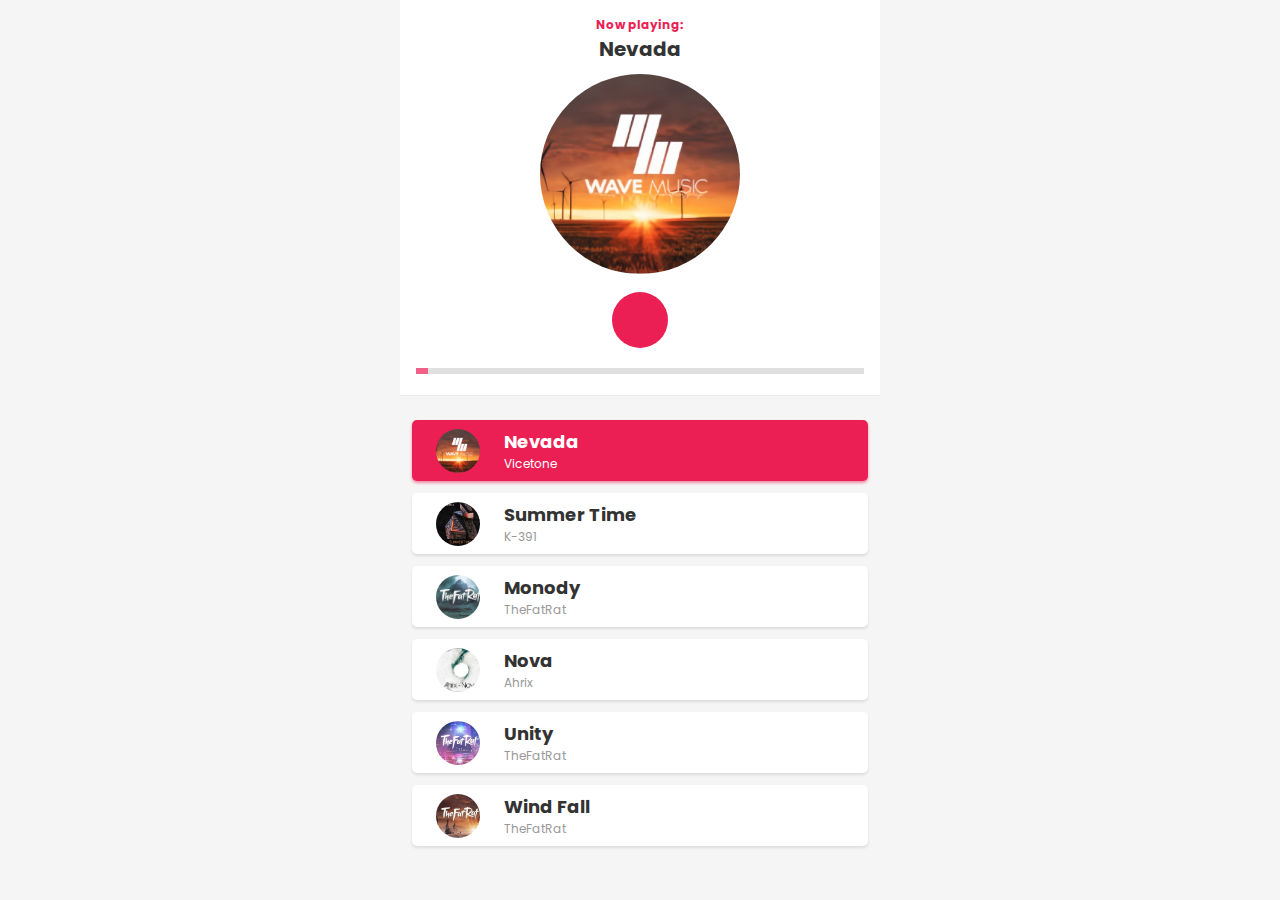
<file: index.html>
<!DOCTYPE html>
<html lang="en">
<head>
    <meta charset="UTF-8">
    <meta http-equiv="X-UA-Compatible" content="IE=edge">
    <meta name="viewport" content="width=device-width, initial-scale=1.0">
    <title>Music player</title>
    <link rel="stylesheet" href="./assets/styles.css">
</head>
<body>
    <meta name="viewport" content="width=device-width, initial-scale=1.0">
<title>Music player</title>
<link rel="stylesheet" href="https://cdnjs.cloudflare.com/ajax/libs/font-awesome/5.15.2/css/all.min.css" integrity="sha512-HK5fgLBL+xu6dm/Ii3z4xhlSUyZgTT9tuc/hSrtw6uzJOvgRr2a9jyxxT1ely+B+xFAmJKVSTbpM/CuL7qxO8w==" crossorigin="anonymous" />
<link rel="preconnect" href="https://fonts.gstatic.com">
<link href="https://fonts.googleapis.com/css2?family=Poppins:wght@300;400;600&display=swap" rel="stylesheet">

<div class="player">
  <!-- Dashboard -->
  <div class="dashboard">
    <!-- Header -->
    <header>
      <h4>Now playing:</h4>
      <h2>String 57th & 9th</h2>
    </header>

    <!-- CD -->
    <div class="cd">
      <div class="cd-thumb" style="background-image: url('https://i.ytimg.com/vi/jTLhQf5KJSc/maxresdefault.jpg')">
      </div>
    </div>

    <!-- Control -->
    <div class="control">
      <div class="btn btn-repeat">
        <i class="fas fa-redo"></i>
      </div>
      <div class="btn btn-prev">
        <i class="fas fa-step-backward"></i>
      </div>
      <div class="btn btn-toggle-play">
        <i class="fas fa-pause icon-pause"></i>
        <i class="fas fa-play icon-play"></i>
      </div>
      <div class="btn btn-next">
        <i class="fas fa-step-forward"></i>
      </div>
      <div class="btn btn-random">
        <i class="fas fa-random"></i>
      </div>
    </div>

    <input id="progress" class="progress" type="range" value="0" step="0.1" min="0" max="100">

    <audio id="audio" src=""></audio>
  </div>

  <!-- Playlist -->
  <div class="playlist">
  </div>
</div>

<!-- Design from: https://static.collectui.com/shots/3671744/musicloud-revolutionary-app-for-music-streaming-large -->
<script>

    const $ = document.querySelector.bind(document)
    const $$ = document.querySelectorAll.bind(document)

    const PLAYER_STORAGE_KEY = 'N-PLAYER'

    const cd = $('.cd')
    const heading = $('header h2')
    const cdThumb = $('.cd-thumb')
    const audio = $('#audio')
    const player = $('.player')
    const playBtn = $('.btn-toggle-play')
    const progress = $('#progress')
    const nextBtn = $('.btn-next')
    const prevBtn = $('.btn-prev')
    const randomBtn = $('.btn-random')
    const repeatBtn = $('.btn-repeat')
    const playlist = $('.playlist')

    const app = {
        currentIndex: 0,
        isPlaying: false,
        isRandom: false,
        isRepeat: false,
        config: JSON.parse(localStorage.getItem(PLAYER_STORAGE_KEY))|| {},
        setConfig: function(key,value){
            this.config[key]=value
            localStorage.setItem(PLAYER_STORAGE_KEY,JSON.stringify(this.config))
        },
        songs : [
            {
                name : 'Nevada',
                singer: 'Vicetone',
                path: './assets/music/X2Download.app - Vicetone - Nevada (ft. Cozi Zuehlsdorff) (128 kbps).mp3',
                image : './assets/img/nevada.jpg'
            },
            {
                name : 'Summer Time',
                singer: 'K-391',
                path: './assets/music/X2Download.app - K-391 - Summertime [Sunshine] (128 kbps).mp3',
                image : './assets/img/summertime.jpg'
            },
            {
                name : 'Monody',
                singer: 'TheFatRat',
                path: './assets/music/X2Download.app - TheFatRat - Monody (feat. Laura Brehm) (128 kbps).mp3',
                image : './assets/img/monody.jpg'
            },
            {
                name : 'Nova',
                singer: 'Ahrix',
                path: './assets/music/X2Download.app - Ahrix - Nova (128 kbps).mp3',
                image : './assets/img/nova.jpg'
            },
            {
                name : 'Unity',
                singer: 'TheFatRat',
                path: './assets/music/X2Download.app - TheFatRat - Unity (128 kbps).mp3',
                image : './assets/img/unity.jpg'
            },
            {
                name : 'Wind Fall',
                singer: 'TheFatRat',
                path: './assets/music/X2Download.app - TheFatRat - Windfall (128 kbps).mp3',
                image : './assets/img/windfall.jpg'
            }
        ],
        render: function (){
            const htmls = this.songs.map((song,index) => {
                return `
                <div class="song ${index === this.currentIndex ? 'active' : ''}" data-index = "${index}">
                <div class="thumb" style="background-image: url('${song.image}')">
                </div>
                <div class="body">
                    <h3 class="title">${song.name}</h3>
                    <p class="author">${song.singer}</p>
                </div>
                <div class="option" data-index = "${index}">
                    <i class="fas fa-ellipsis-h"></i>
                    <div class="option-list ">
                        <ul class="option-list-item">
                            <li class="list-item">
                                <i class="icon-option fas fa-list"></i>
                                Thêm vào danh sách
                            </li>
                            <li class="list-item">
                                <i class="icon-option fas fa-arrow-down"></i>
                                Tải xuống
                            </li>
                            <li class="list-item">
                                <i class="icon-option fas fa-heart"></i>
                                Yêu thích
                            </li>
                        </ul>
                    </div>
                </div>
                </div>
                `
            })
            playlist.innerHTML = htmls.join('')
        },
        defineProperties: function () {
            Object.defineProperty(this,'currentSong',{
                get : function () {
                    return this.songs[this.currentIndex]
                }
            })
        },
        handleEvents: function(){
            const _this = this
            const cdWith = cd.offsetWidth
            // xử lý quay cd
            const cdThumbAnimate = cdThumb.animate([
                {transform :'rotate(360deg)'}
            ],{
                duration: 10000,
                iterations: Infinity
            })
            cdThumbAnimate.pause()
            // xử lý khi phóng to/ thu nhỏ
            document.onscroll = function(){
                const scrollTop = document.documentElement.scrollTop
                const newCdWidth = cdWith - scrollTop 
                cd.style.width = newCdWidth > 0 ? newCdWidth + 'px' : 0
                cd.style.opacity = newCdWidth/cdWith
            }
            // xử lý khi nhấn nút play
            playBtn.onclick = function (){
                if (_this.isPlaying){
                audio.pause()
                }else {
                audio.play()
            }
            // khi song được play
            audio.onplay  = function () {
                _this.isPlaying = true
                player.classList.add('playing')
                cdThumbAnimate.play()
            }
            // khi song bị pause
            audio.onpause  = function () {
                _this.isPlaying = false
                player.classList.remove('playing')
                cdThumbAnimate.pause()
            }}
            // khi tiến độ bài hát thay đổi
            audio.ontimeupdate = function () {
                if (audio.duration){
                    const progressPercent = audio.currentTime*100/audio.duration
                    progress.value = progressPercent
                }
            }
            // xử lý khi tua
            progress.oninput  = function (e) {
                const seekTime = e.target.value*audio.duration/100
                audio.currentTime = seekTime
                console.log(e.target.value);
            }
            
             // khi next song
            nextBtn.onclick = function(){
                if (_this.isRandom){
                    _this.randomSong()
                    playBtn.click ()
                }else{
                    _this.nextSong()
                    // fix lỗi hiển thị nút play khi nextsong lúc nhạc chưa chạy 
                    playBtn.click ()
                }
                audio.play()
                _this.render()
                _this.scrollToActiveSong()
            }
             // khi prev song
             prevBtn.onclick = function(){
                if (_this.isRandom){
                    _this.randomSong()
                    playBtn.click ()
                }else{
                    _this.prevSong()
                     // fix lỗi hiển thị nút play khi prevsong lúc nhạc chưa chạy 
                     playBtn.click ()
                }
                audio.play()
                _this.render()
                _this.scrollToActiveSong()
            }
            // xử lý next song khi audio ended 
            audio.onended = function (){
                if (_this.isRepeat){
                    audio.play()
                }else{
                    nextBtn.click()
                } 
            }
            // xỬ lý khi bật tắt random song
            randomBtn.onclick = function (){
                _this.isRandom = !_this.isRandom
                _this.setConfig('isRandom',_this.isRandom)
                randomBtn.classList.toggle('active',_this.isRandom)
            }
            // xử lý khi repeat 
            repeatBtn.onclick = function (){
                _this.isRepeat = !_this.isRepeat
                _this.setConfig('isRepeat',_this.isRepeat)
                repeatBtn.classList.toggle('active',_this.isRepeat)
            }
            // lắng nghe hành vi click vào play list
            playlist.onclick = function(e){
                const songNode = e.target.closest('.song:not(.active)')
                const option = e.target.closest('.option')
                if (songNode||e.target.closest('.option')){
                    // xử lí khi click vào song
                    if(songNode && !option){
                        _this.currentIndex= Number(songNode.dataset.index)
                        _this.loadCurrentSong()
                        _this.render()
                        playBtn.click()
                        audio.play()
                        
                    }
                    // xử lí khi click vào option
                    if(option){
                        const optionLists = $('.option-list') 
                        optionLists.classList.toggle('active') 
                        optionLists.style.top = (60 + Number(option.dataset.index)*87)+ 'px'
                    }
                }
            }
        },
        scrollToActiveSong: function(){
            setTimeout(()=>{
                $('.song.active').scrollIntoView({
                    behavior: 'smooth',
                    block :'center',

                })
            },250)
        },
        loadConfig : function(){
            this.isRandom = this.config.isRandom
            this.isRepeat = this.config.isRepeat
            this.currentSong = this.config.currentSong
        },
        loadCurrentSong: function(){

            heading.textContent = this.currentSong.name 
            cdThumb.style.backgroundImage = `url(${this.currentSong.image})`
            audio.src = this.currentSong.path 
            
        },
        nextSong: function() {
            this.currentIndex++
            if (this.currentIndex>= this.songs.length){
                this.currentIndex = 0
            }
            this.loadCurrentSong()
        },
        prevSong: function() {
            this.currentIndex--
            if (this.currentIndex < 0){
                this.currentIndex = this.songs.length - 1
            }
            this.loadCurrentSong()
        },
        randomSong : function() {
            // let arrSongs = app.songs
            let newIndex 
            do {
                newIndex = Math.floor(Math.random() * app.songs.length)  
            }while(newIndex===this.currentIndex)
            this.currentIndex = newIndex
            this.loadCurrentSong()
        },
        start: function(){
            // gán cấu hình từ config
            this.loadConfig()

            // định nghĩa các thuộc tính cho object
            this.defineProperties()

            // lắng nghe xử lý sự kiện
            this.handleEvents()

            // tải thông tin bài hát đầu tiên vào UI khi chạy ứng dụng
            this.loadCurrentSong()

            // render playlist
            this.render();

            randomBtn.classList.toggle('active',this.isRandom)
            repeatBtn.classList.toggle('active',this.isRepeat)
        }
    }
    app.start()
    
</script>
</body>
</html>
</file>
<file: assets/styles.css>
:root {
    --primary-color: rgb(236, 31, 85);
    --text-color: #333;
  }
  
  * {
    padding: 0;
    margin: 0;
    box-sizing: inherit;
  }
  
  body {
    background-color: #f5f5f5;
  }
  
  html {
    box-sizing: border-box;
    font-family: "Poppins", sans-serif;
  }
  
  .player {
    position: relative;
    max-width: 480px;
    margin: 0 auto;
  }
  
  .player .icon-pause {
    display: none;
  }
  
  .player.playing .icon-pause {
    display: inline-block;
  }
  
  .player.playing .icon-play {
    display: none;
  }
  
  .dashboard {
    padding: 16px 16px 14px;
    background-color: #fff;
    position: fixed;
    top: 0;
    width: 100%;
    max-width: 480px;
    border-bottom: 1px solid #ebebeb;
  }
  
  /* HEADER */
  header {
    text-align: center;
    margin-bottom: 10px;
  }
  
  header h4 {
    color: var(--primary-color);
    font-size: 12px;
  }
  
  header h2 {
    color: var(--text-color);
    font-size: 20px;
  }
  
  /* CD */
  .cd {
    display: flex;
    margin: auto;
    width: 200px;
  }
  
  .cd-thumb {
    width: 100%;
    padding-top: 100%;
    border-radius: 50%;
    background-color: #333;
    background-size: cover;
    margin: auto;
  }
  
  /* CONTROL */
  .control {
    display: flex;
    align-items: center;
    justify-content: space-around;
    padding: 18px 0 8px 0;
  }
  
  .control .btn {
    color: #666;
    padding: 18px;
    font-size: 18px;
  }
  
  .control .btn.active {
    color: var(--primary-color);
  }
  
  .control .btn-toggle-play {
    width: 56px;
    height: 56px;
    border-radius: 50%;
    font-size: 24px;
    color: #fff;
    display: flex;
    align-items: center;
    justify-content: center;
    background-color: var(--primary-color);
  }
  
  .progress {
    width: 100%;
    -webkit-appearance: none;
    height: 6px;
    background: #d3d3d3;
    outline: none;
    opacity: 0.7;
    -webkit-transition: 0.2s;
    transition: opacity 0.2s;
  }
  
  .progress::-webkit-slider-thumb {
    -webkit-appearance: none;
    appearance: none;
    width: 12px;
    height: 6px;
    background-color: var(--primary-color);
    cursor: pointer;
  }
  
  /* PLAYLIST */
  .playlist {
    margin-top: 408px;
    padding: 12px;
  }
  
  .song {
    display: flex;
    align-items: center;
    margin-bottom: 12px;
    background-color: #fff;
    padding: 8px 16px;
    border-radius: 5px;
    box-shadow: 0 2px 3px rgba(0, 0, 0, 0.1);
  }
  
  .song.active {
    background-color: var(--primary-color);
    box-shadow: 0 2px 3px rgba(236, 31, 85, 0.5);
  }
  
  .song:active {
    opacity: 0.8;
  }
  
  .song.active .option,
  .song.active .author,
  .song.active .title {
    color: #fff;
  }
  
  .song .thumb {
    width: 44px;
    height: 44px;
    border-radius: 50%;
    background-size: cover;
    margin: 0 8px;
  }
  
  .song .body {
    flex: 1;
    padding: 0 16px;
  }
  
  .song .title {
    font-size: 18px;
    color: var(--text-color);
  }
  
  .song .author {
    font-size: 12px;
    color: #999;
  }
  
  .song .option {
    padding: 16px 8px;
    color: #999;
    font-size: 18px;
  }

.option-list {
  position: absolute;
  top: 60px;
  right: -112px;
  background-color: #fff;
  border-radius: 4px;
  box-shadow: 0px 0px 8px rgba(0, 0, 0, 0.2);
  cursor: pointer;
  display: none;
  z-index: 1;
}

.option-list.active {
  display: block;
}
.option-list-item {
  list-style: none;
  font-size: 13px;
  color:#333;
  font-weight: 600;
}
.list-item{
  padding: 4px 8px;
}
.icon-option{
  color: var(--primary-color);
  padding-right: 10px;
  
}
</file>
